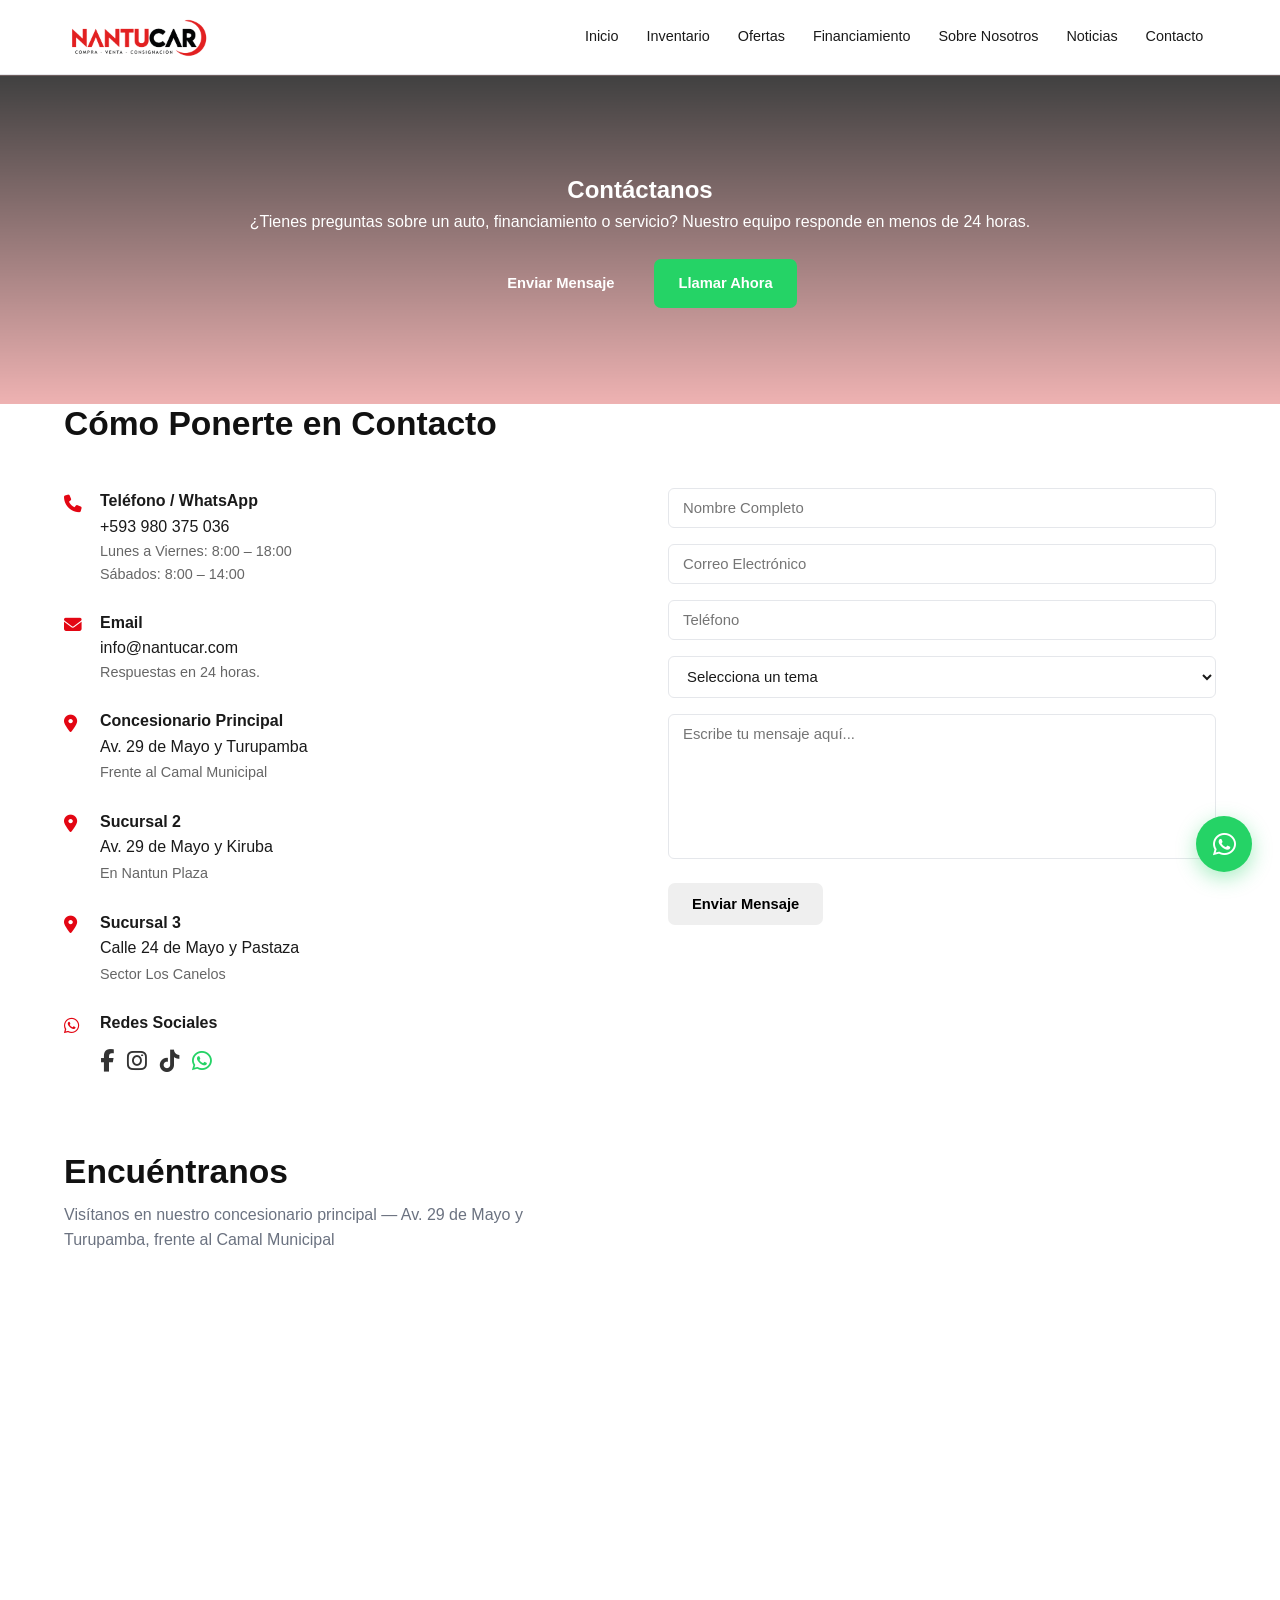
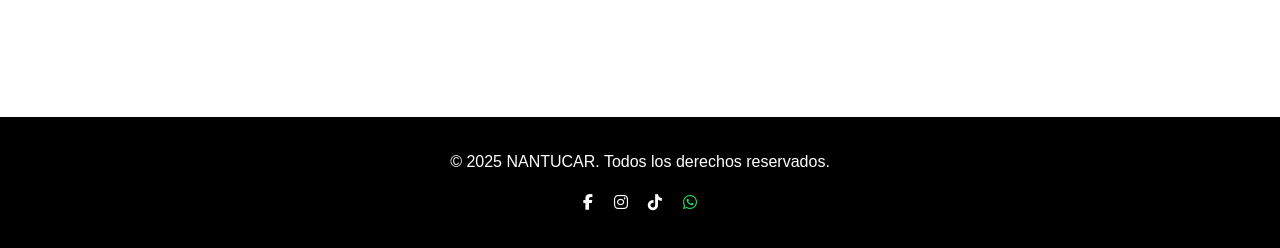
<file: contacto.html>
﻿<!DOCTYPE html>
<html lang="es">
<head>
    <meta charset="UTF-8">
    <meta name="viewport" content="width=device-width, initial-scale=1.0">
    <title>Contacto - NANTUCAR Autos Nuevos y Seminuevos</title>
    <meta name="description" content="Contáctanos para consultas sobre autos nuevos, seminuevos, financiamiento u ofertas. Teléfono, email, formulario y ubicación.">
    <link rel="stylesheet" href="estilos/style.css">
    <link rel="stylesheet" href="https://cdnjs.cloudflare.com/ajax/libs/font-awesome/6.4.0/css/all.min.css">
</head>
<body>
    <header>
        <div class="container header-container">
            <div class="logo">
                <a href="index.html"><img src="img/logo-nantucar.png" alt="NANTUCAR" class="logo-img"></a>
            </div>
            <nav>
                <ul class="nav-menu">
                    <li><a href="index.html">Inicio</a></li>
                    <li><a href="inventario.html">Inventario</a></li>
                    <li><a href="ofertas.html">Ofertas</a></li>
                    <li><a href="financiamiento.html">Financiamiento</a></li>
                    <li><a href="nosotros.html">Sobre Nosotros</a></li>
                    <li><a href="noticias.html">Noticias</a></li>
                    <li><a href="contacto.html">Contacto</a></li>
                </ul>
                <button class="menu-toggle">&#9776;</button>
            </nav>
        </div>
    </header>

    <main class="contacto-page">
        <section class="hero-contacto" style="background:linear-gradient(rgba(0,0,0,0.75),rgba(200,0,0,0.3)),url('https://images.unsplash.com/photo-1486496572940-2bb2341fdbdf?auto=format&fit=crop&w=2070&q=80');background-size:cover;background-position:center;color:#fff;text-align:center;padding:6rem 0;">
            <div class="container">
                <h1>Contáctanos</h1>
                <p>¿Tienes preguntas sobre un auto, financiamiento o servicio? Nuestro equipo responde en menos de 24 horas.</p>
                <div style="margin-top:1.5rem;display:flex;gap:1rem;justify-content:center;flex-wrap:wrap;">
                    <a href="#formulario" class="btn">Enviar Mensaje</a>
                    <a href="tel:+593980375036" class="btn btn-whatsapp">Llamar Ahora</a>
                </div>
            </div>
        </section>

        <section class="info-section">
            <div class="container">
                <div class="section-title">
                    <h2>Cómo Ponerte en Contacto</h2>
                </div>
                <div class="contact-container">
                    <div class="contact-info">
                        <div class="contact-item">
                            <div class="contact-icon"><i class="fas fa-phone"></i></div>
                            <div>
                                <h4>Teléfono / WhatsApp</h4>
                                <p><a href="tel:+593980375036" style="color:inherit;">+593 980 375 036</a></p>
                                <p style="color:#666;font-size:.9rem;">Lunes a Viernes: 8:00 – 18:00<br>Sábados: 8:00 – 14:00</p>
                            </div>
                        </div>
                        <div class="contact-item">
                            <div class="contact-icon"><i class="fas fa-envelope"></i></div>
                            <div>
                                <h4>Email</h4>
                                <p><a href="mailto:info@nantucar.com" style="color:inherit;">info@nantucar.com</a></p>
                                <p style="color:#666;font-size:.9rem;">Respuestas en 24 horas.</p>
                            </div>
                        </div>
                        <div class="contact-item">
                            <div class="contact-icon"><i class="fas fa-map-marker-alt"></i></div>
                            <div>
                                <h4>Concesionario Principal</h4>
                                <p>Av. 29 de Mayo y Turupamba<br><span style="color:#666;font-size:.9rem;">Frente al Camal Municipal</span></p>
                            </div>
                        </div>
                        <div class="contact-item">
                            <div class="contact-icon"><i class="fas fa-map-marker-alt"></i></div>
                            <div>
                                <h4>Sucursal 2</h4>
                                <p>Av. 29 de Mayo y Kiruba<br><span style="color:#666;font-size:.9rem;">En Nantun Plaza</span></p>
                            </div>
                        </div>
                        <div class="contact-item">
                            <div class="contact-icon"><i class="fas fa-map-marker-alt"></i></div>
                            <div>
                                <h4>Sucursal 3</h4>
                                <p>Calle 24 de Mayo y Pastaza<br><span style="color:#666;font-size:.9rem;">Sector Los Canelos</span></p>
                            </div>
                        </div>
                        <div class="contact-item">
                            <div class="contact-icon"><i class="fab fa-whatsapp"></i></div>
                            <div>
                                <h4>Redes Sociales</h4>
                                <div style="display:flex;gap:.8rem;margin-top:.5rem;">
                                    <a href="https://www.facebook.com/p/NantuCar-100086182512539/?locale=es_LA" target="_blank" style="color:#333;font-size:1.4rem;"><i class="fab fa-facebook-f"></i></a>
                                    <a href="https://www.instagram.com/nantucar" target="_blank" style="color:#333;font-size:1.4rem;"><i class="fab fa-instagram"></i></a>
                                    <a href="#" style="color:#333;font-size:1.4rem;"><i class="fab fa-tiktok"></i></a>
                                    <a href="https://wa.me/593980375036" style="color:#25D366;font-size:1.4rem;"><i class="fab fa-whatsapp"></i></a>
                                </div>
                            </div>
                        </div>
                    </div>

                    <div class="contact-form" id="formulario">
                        <form class="contacto-form" id="contact-form">
                            <input type="text" name="nombre" placeholder="Nombre Completo" required>
                            <input type="email" name="email" placeholder="Correo Electrónico" required>
                            <input type="tel" name="telefono" placeholder="Teléfono" required>
                            <select name="tema" required>
                                <option value="">Selecciona un tema</option>
                                <option value="compra">Consulta de compra</option>
                                <option value="financiamiento">Financiamiento</option>
                                <option value="servicio">Servicio técnico</option>
                                <option value="otro">Otro</option>
                            </select>
                            <textarea name="mensaje" placeholder="Escribe tu mensaje aquí..." rows="5" required></textarea>
                            <button type="submit" class="btn">Enviar Mensaje</button>
                            <p id="mensaje-enviado" style="display:none;color:green;margin-top:1rem;font-weight:600;">¡Mensaje enviado con éxito! Te contactaremos pronto.</p>
                        </form>
                    </div>
                </div>
            </div>
        </section>

        <section style="padding:3rem 0 0;">
            <div class="container">
                <div class="section-title">
                    <h2>Encuéntranos</h2>
                    <p>Visítanos en nuestro concesionario principal — Av. 29 de Mayo y Turupamba, frente al Camal Municipal</p>
                </div>
            </div>
            <div style="width:100%;height:420px;margin-top:1.5rem;">
                <iframe
                    src="https://www.google.com/maps/embed?pb=!1m18!1m12!1m3!1d3301.346979824828!2d-78.1375886!3d-2.3255864!2m3!1f0!2f0!3f0!3m2!1i1024!2i768!4f13.1!3m3!1m2!1s0x91d20f07ba77d01b%3A0xda34d8f6f38eae63!2sNantuCar!5e1!3m2!1ses!2sec!4v1784234116852!5m2!1ses!2sec"
                    width="100%" height="420" style="border:0;display:block;"
                    allowfullscreen="" loading="lazy"
                    referrerpolicy="strict-origin-when-cross-origin">
                </iframe>
            </div>
        </section>
    </main>

    <footer style="background:#000;color:#fff;padding:2rem 0;text-align:center;">
        <div class="container">
            <p>&copy; 2025 NANTUCAR. Todos los derechos reservados.</p>
            <div style="margin-top:1rem;">
                <a href="https://www.facebook.com/p/NantuCar-100086182512539/?locale=es_LA" target="_blank" style="color:#fff;margin:0 0.5rem;"><i class="fab fa-facebook-f"></i></a>
                <a href="https://www.instagram.com/nantucar" target="_blank" style="color:#fff;margin:0 0.5rem;"><i class="fab fa-instagram"></i></a>
                <a href="#" style="color:#fff;margin:0 0.5rem;"><i class="fab fa-tiktok"></i></a>
                <a href="https://wa.me/593980375036" style="color:#25D366;margin:0 0.5rem;"><i class="fab fa-whatsapp"></i></a>
            </div>
        </div>
    </footer>

    <a href="https://wa.me/593980375036?text=Hola%20Nantucar" class="whatsapp-float" target="_blank">
        <i class="fab fa-whatsapp"></i>
    </a>

    <script src="js/main.js"></script>
</body>
</html>
</file>
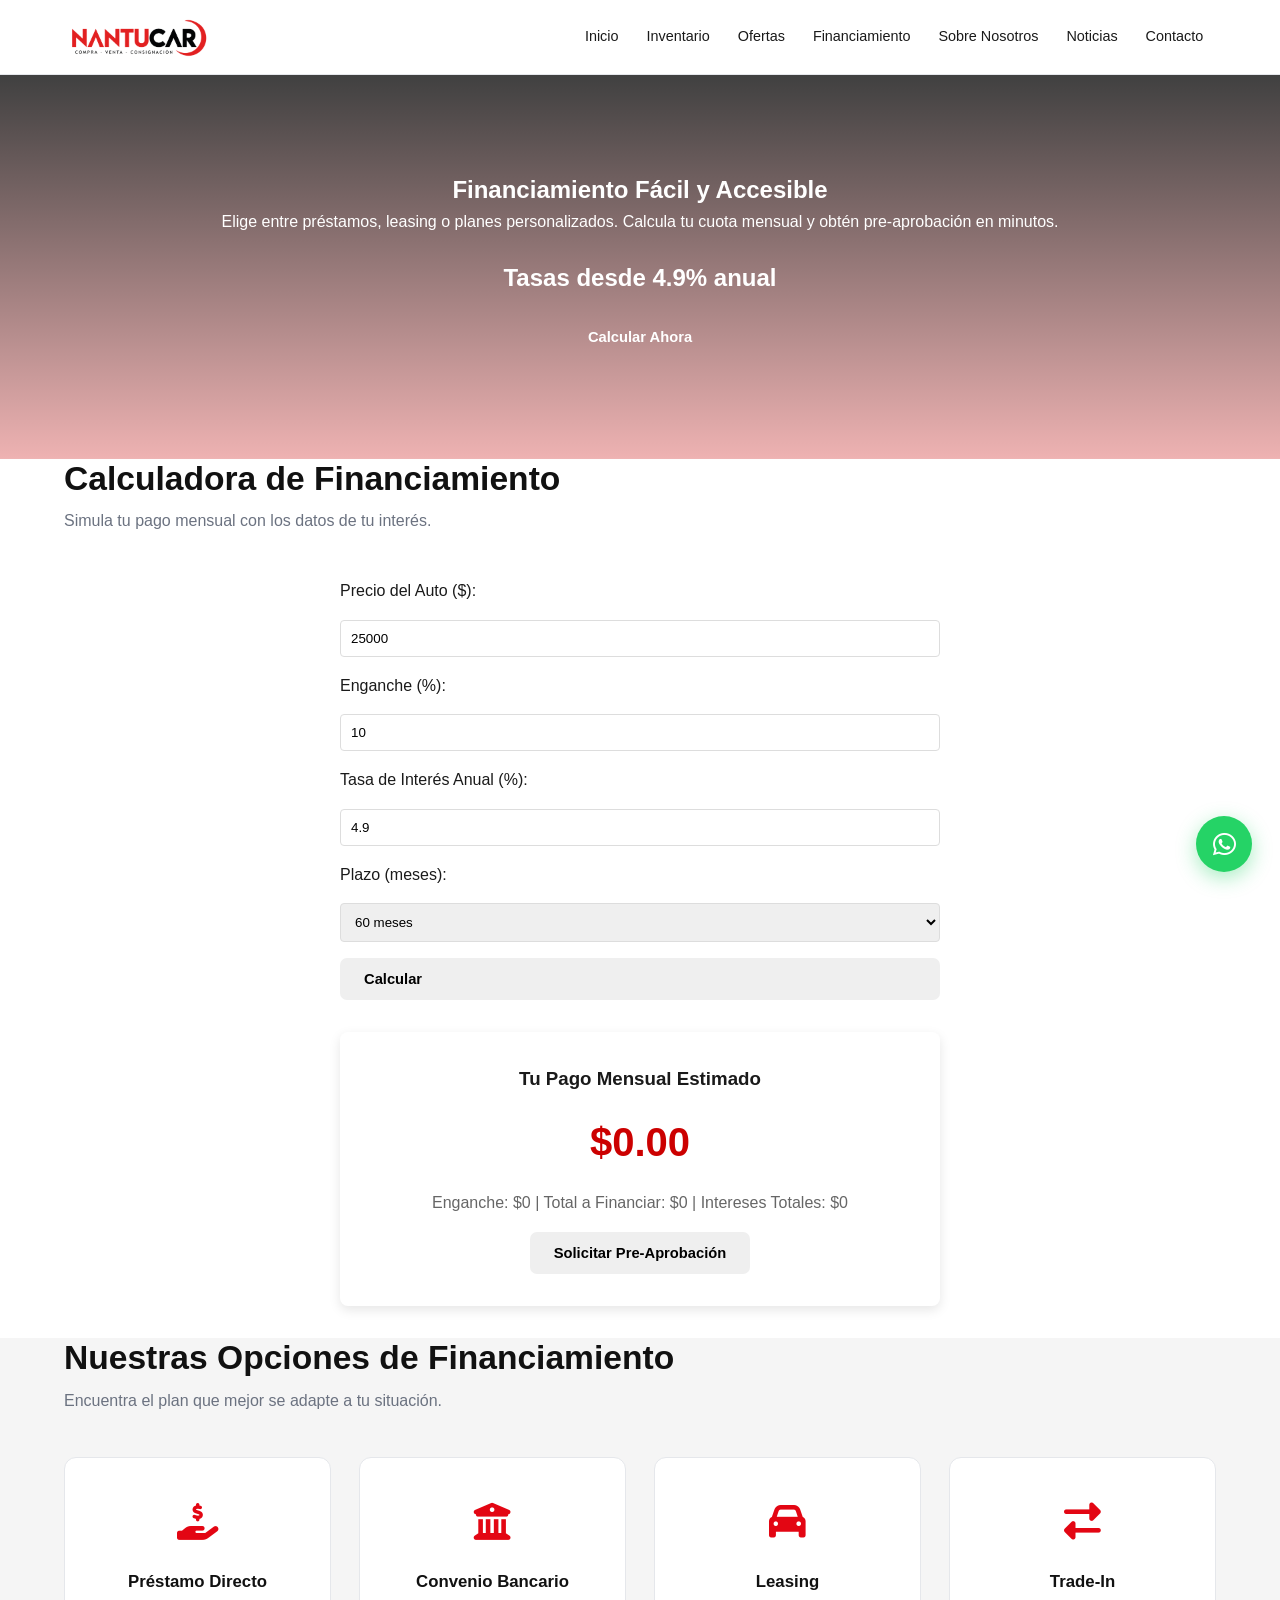
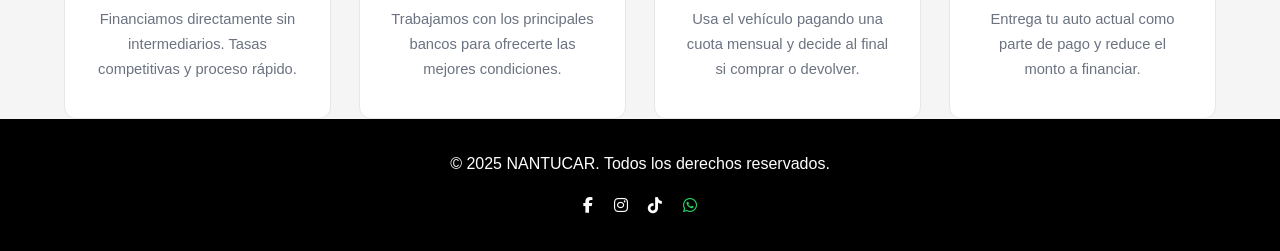
<file: financiamiento.html>
﻿<!DOCTYPE html>
<html lang="es">
<head>
    <meta charset="UTF-8">
    <meta name="viewport" content="width=device-width, initial-scale=1.0">
    <title>Financiamiento - NANTUCAR Autos Nuevos en Ecuador</title>
    <meta name="description" content="Opciones de financiamiento flexibles para autos nuevos JAC, KARRY, SANY, JETOUR y RELLY. Calcula tu pago mensual y obtén pre-aprobación.">
    <link rel="stylesheet" href="estilos/style.css">
    <link rel="stylesheet" href="https://cdnjs.cloudflare.com/ajax/libs/font-awesome/6.4.0/css/all.min.css">
</head>
<body>
    <header>
        <div class="container header-container">
            <div class="logo">
                <a href="index.html"><img src="img/logo-nantucar.png" alt="NANTUCAR" class="logo-img"></a>
            </div>
            <nav>
                <ul class="nav-menu">
                    <li><a href="index.html">Inicio</a></li>
                    <li><a href="inventario.html">Inventario</a></li>
                    <li><a href="ofertas.html">Ofertas</a></li>
                    <li><a href="financiamiento.html">Financiamiento</a></li>
                    <li><a href="nosotros.html">Sobre Nosotros</a></li>
                    <li><a href="noticias.html">Noticias</a></li>
                    <li><a href="contacto.html">Contacto</a></li>
                </ul>
                <button class="menu-toggle">&#9776;</button>
            </nav>
        </div>
    </header>

    <main class="financiamiento-page">
        <section class="hero-financiamiento" style="background:linear-gradient(rgba(0,0,0,0.75),rgba(200,0,0,0.3)),url('https://images.unsplash.com/photo-1554224155-6726b3ff858f?auto=format&fit=crop&w=2070&q=80');background-size:cover;background-position:center;color:#fff;text-align:center;padding:6rem 0;">
            <div class="container">
                <h1>Financiamiento Fácil y Accesible</h1>
                <p>Elige entre préstamos, leasing o planes personalizados. Calcula tu cuota mensual y obtén pre-aprobación en minutos.</p>
                <div style="margin-top:1.5rem;">
                    <h2 style="font-size:1.5rem;margin-bottom:1rem;">Tasas desde 4.9% anual</h2>
                    <a href="#calculadora" class="btn">Calcular Ahora</a>
                </div>
            </div>
        </section>

        <section class="calculadora-section" id="calculadora">
            <div class="container">
                <div class="section-title">
                    <h2>Calculadora de Financiamiento</h2>
                    <p>Simula tu pago mensual con los datos de tu interés.</p>
                </div>

                <form class="calculadora" id="loan-calculator" style="max-width:600px;margin:0 auto;display:grid;gap:1rem;">
                    <label for="precio-auto">Precio del Auto ($):</label>
                    <input type="number" id="precio-auto" min="0" value="25000" required style="padding:10px;border:1px solid #ddd;border-radius:4px;">

                    <label for="enganche">Enganche (%):</label>
                    <input type="number" id="enganche" min="0" max="50" value="10" required style="padding:10px;border:1px solid #ddd;border-radius:4px;">

                    <label for="tasa-interes">Tasa de Interés Anual (%):</label>
                    <input type="number" id="tasa-interes" step="0.1" min="0" value="4.9" required style="padding:10px;border:1px solid #ddd;border-radius:4px;">

                    <label for="plazo-meses">Plazo (meses):</label>
                    <select id="plazo-meses" required style="padding:10px;border:1px solid #ddd;border-radius:4px;">
                        <option value="12">12 meses</option>
                        <option value="24">24 meses</option>
                        <option value="36">36 meses</option>
                        <option value="48">48 meses</option>
                        <option value="60" selected>60 meses</option>
                        <option value="72">72 meses</option>
                    </select>

                    <button type="submit" class="btn">Calcular</button>
                </form>

                <div id="resultado" class="resultado" style="max-width:600px;margin:2rem auto;padding:2rem;background:#fff;border-radius:8px;box-shadow:0 4px 12px rgba(0,0,0,.1);text-align:center;">
                    <h3>Tu Pago Mensual Estimado</h3>
                    <p class="pago-mensual" style="font-size:2.5rem;font-weight:700;color:#CC0000;margin:1rem 0;">$0.00</p>
                    <p class="detalles" style="color:#666;">Enganche: $0 | Total a Financiar: $0 | Intereses Totales: $0</p>
                    <button class="btn" style="margin-top:1rem;" onclick="preAprobar()">Solicitar Pre-Aprobación</button>
                </div>
            </div>
        </section>

        <section class="opciones-section" style="background:#f5f5f5;">
            <div class="container">
                <div class="section-title">
                    <h2>Nuestras Opciones de Financiamiento</h2>
                    <p>Encuentra el plan que mejor se adapte a tu situación.</p>
                </div>
                <div class="services-grid">
                    <div class="service-card">
                        <div class="service-icon"><i class="fas fa-hand-holding-usd"></i></div>
                        <h3>Préstamo Directo</h3>
                        <p>Financiamos directamente sin intermediarios. Tasas competitivas y proceso rápido.</p>
                    </div>
                    <div class="service-card">
                        <div class="service-icon"><i class="fas fa-university"></i></div>
                        <h3>Convenio Bancario</h3>
                        <p>Trabajamos con los principales bancos para ofrecerte las mejores condiciones.</p>
                    </div>
                    <div class="service-card">
                        <div class="service-icon"><i class="fas fa-car"></i></div>
                        <h3>Leasing</h3>
                        <p>Usa el vehículo pagando una cuota mensual y decide al final si comprar o devolver.</p>
                    </div>
                    <div class="service-card">
                        <div class="service-icon"><i class="fas fa-exchange-alt"></i></div>
                        <h3>Trade-In</h3>
                        <p>Entrega tu auto actual como parte de pago y reduce el monto a financiar.</p>
                    </div>
                </div>
            </div>
        </section>
    </main>

    <footer style="background:#000;color:#fff;padding:2rem 0;text-align:center;">
        <div class="container">
            <p>&copy; 2025 NANTUCAR. Todos los derechos reservados.</p>
            <div style="margin-top:1rem;">
                <a href="https://www.facebook.com/p/NantuCar-100086182512539/?locale=es_LA" target="_blank" style="color:#fff;margin:0 0.5rem;"><i class="fab fa-facebook-f"></i></a>
                <a href="https://www.instagram.com/nantucar" target="_blank" style="color:#fff;margin:0 0.5rem;"><i class="fab fa-instagram"></i></a>
                <a href="#" style="color:#fff;margin:0 0.5rem;"><i class="fab fa-tiktok"></i></a>
                <a href="https://wa.me/593980375036" style="color:#25D366;margin:0 0.5rem;"><i class="fab fa-whatsapp"></i></a>
            </div>
        </div>
    </footer>

    <a href="https://wa.me/593980375036?text=Hola%20Nantucar" class="whatsapp-float" target="_blank">
        <i class="fab fa-whatsapp"></i>
    </a>

    <script src="js/main.js"></script>
</body>
</html>
</file>
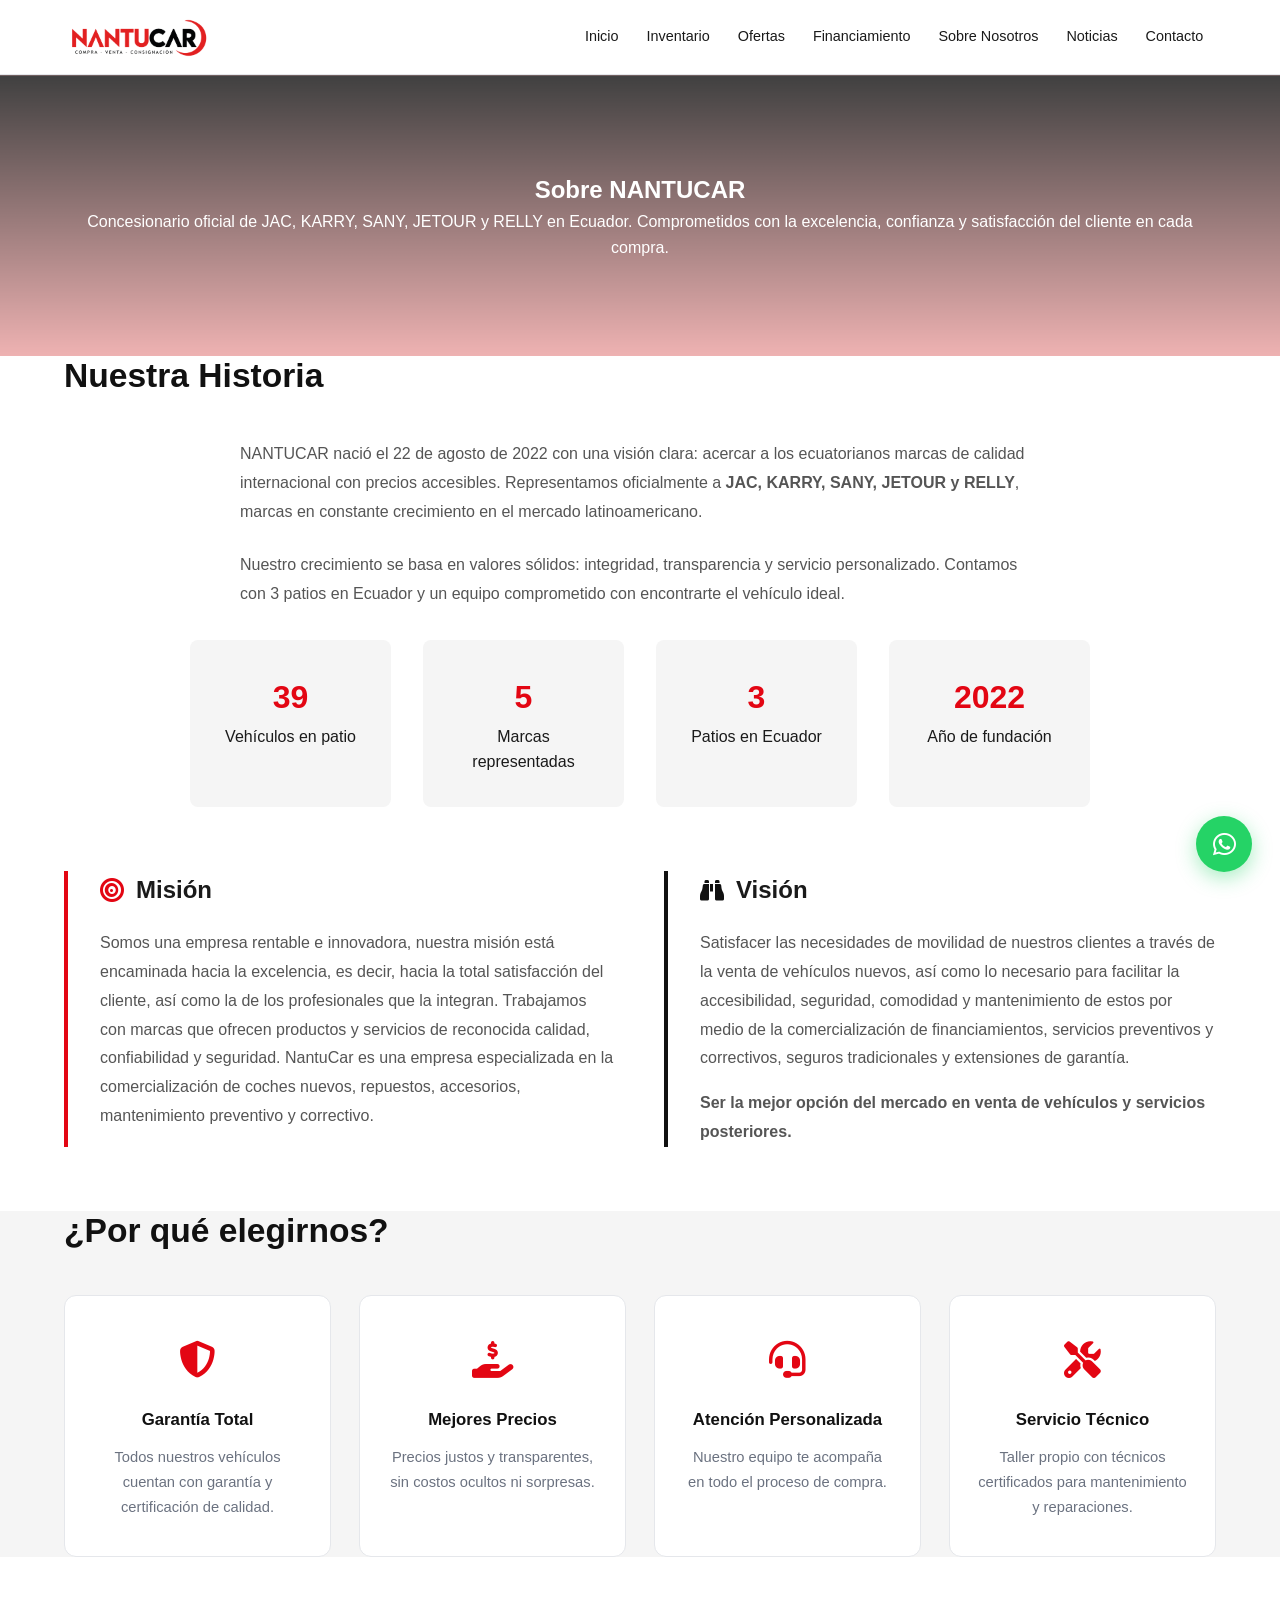
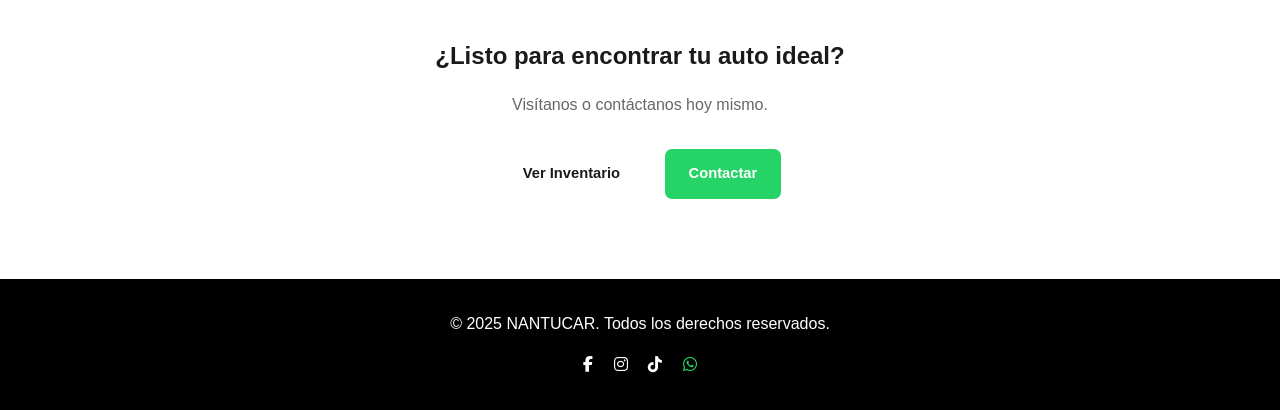
<file: nosotros.html>
﻿<!DOCTYPE html>
<html lang="es">
<head>
    <meta charset="UTF-8">
    <meta name="viewport" content="width=device-width, initial-scale=1.0">
    <title>Sobre Nosotros - NANTUCAR Concesionario Oficial en Ecuador</title>
    <meta name="description" content="Conoce más sobre NANTUCAR: nuestra historia, equipo experto y compromiso con la calidad. Concesionario oficial de JAC, KARRY, SANY, JETOUR y RELLY.">
    <link rel="stylesheet" href="estilos/style.css">
    <link rel="stylesheet" href="https://cdnjs.cloudflare.com/ajax/libs/font-awesome/6.4.0/css/all.min.css">
</head>
<body>
    <header>
        <div class="container header-container">
            <div class="logo">
                <a href="index.html"><img src="img/logo-nantucar.png" alt="NANTUCAR" class="logo-img"></a>
            </div>
            <nav>
                <ul class="nav-menu">
                    <li><a href="index.html">Inicio</a></li>
                    <li><a href="inventario.html">Inventario</a></li>
                    <li><a href="ofertas.html">Ofertas</a></li>
                    <li><a href="financiamiento.html">Financiamiento</a></li>
                    <li><a href="nosotros.html">Sobre Nosotros</a></li>
                    <li><a href="noticias.html">Noticias</a></li>
                    <li><a href="contacto.html">Contacto</a></li>
                </ul>
                <button class="menu-toggle">&#9776;</button>
            </nav>
        </div>
    </header>

    <main class="sobre-page">
        <section class="hero-sobre" style="background:linear-gradient(rgba(0,0,0,0.75),rgba(200,0,0,0.3)),url('https://images.unsplash.com/photo-1560179707-f14e90ef3623?auto=format&fit=crop&w=2070&q=80');background-size:cover;background-position:center;color:#fff;text-align:center;padding:6rem 0;">
            <div class="container">
                <h1>Sobre NANTUCAR</h1>
                <p>Concesionario oficial de JAC, KARRY, SANY, JETOUR y RELLY en Ecuador. Comprometidos con la excelencia, confianza y satisfacción del cliente en cada compra.</p>
            </div>
        </section>

        <section class="historia-section">
            <div class="container">
                <div class="section-title">
                    <h2>Nuestra Historia</h2>
                </div>
                <p style="max-width:800px;margin:0 auto 1.5rem;color:#555;line-height:1.8;">NANTUCAR nació el 22 de agosto de 2022 con una visión clara: acercar a los ecuatorianos marcas de calidad internacional con precios accesibles. Representamos oficialmente a <strong>JAC, KARRY, SANY, JETOUR y RELLY</strong>, marcas en constante crecimiento en el mercado latinoamericano.</p>
                <p style="max-width:800px;margin:0 auto 2rem;color:#555;line-height:1.8;">Nuestro crecimiento se basa en valores sólidos: integridad, transparencia y servicio personalizado. Contamos con 3 patios en Ecuador y un equipo comprometido con encontrarte el vehículo ideal.</p>

                <div style="display:grid;grid-template-columns:repeat(auto-fit,minmax(200px,1fr));gap:2rem;max-width:900px;margin:0 auto;">
                    <div style="text-align:center;padding:2rem;background:#f5f5f5;border-radius:8px;">
                        <h3 style="font-size:2rem;color:#E30613;">39</h3>
                        <p>Vehículos en patio</p>
                    </div>
                    <div style="text-align:center;padding:2rem;background:#f5f5f5;border-radius:8px;">
                        <h3 style="font-size:2rem;color:#E30613;">5</h3>
                        <p>Marcas representadas</p>
                    </div>
                    <div style="text-align:center;padding:2rem;background:#f5f5f5;border-radius:8px;">
                        <h3 style="font-size:2rem;color:#E30613;">3</h3>
                        <p>Patios en Ecuador</p>
                    </div>
                    <div style="text-align:center;padding:2rem;background:#f5f5f5;border-radius:8px;">
                        <h3 style="font-size:2rem;color:#E30613;">2022</h3>
                        <p>Año de fundación</p>
                    </div>
                </div>
            </div>
        </section>

        <section class="mision-vision-section">
            <div class="container">
                <div style="display:grid;grid-template-columns:repeat(auto-fit,minmax(300px,1fr));gap:3rem;padding:4rem 0;">
                    <div style="border-left:4px solid #E30613;padding-left:2rem;">
                        <div style="display:flex;align-items:center;gap:0.75rem;margin-bottom:1.25rem;">
                            <i class="fas fa-bullseye" style="color:#E30613;font-size:1.5rem;"></i>
                            <h2 style="font-size:1.5rem;font-weight:700;margin:0;">Misión</h2>
                        </div>
                        <p style="color:#555;line-height:1.8;">Somos una empresa rentable e innovadora, nuestra misión está encaminada hacia la excelencia, es decir, hacia la total satisfacción del cliente, así como la de los profesionales que la integran. Trabajamos con marcas que ofrecen productos y servicios de reconocida calidad, confiabilidad y seguridad. NantuCar es una empresa especializada en la comercialización de coches nuevos, repuestos, accesorios, mantenimiento preventivo y correctivo.</p>
                    </div>
                    <div style="border-left:4px solid #111;padding-left:2rem;">
                        <div style="display:flex;align-items:center;gap:0.75rem;margin-bottom:1.25rem;">
                            <i class="fas fa-binoculars" style="color:#111;font-size:1.5rem;"></i>
                            <h2 style="font-size:1.5rem;font-weight:700;margin:0;">Visión</h2>
                        </div>
                        <p style="color:#555;line-height:1.8;">Satisfacer las necesidades de movilidad de nuestros clientes a través de la venta de vehículos nuevos, así como lo necesario para facilitar la accesibilidad, seguridad, comodidad y mantenimiento de estos por medio de la comercialización de financiamientos, servicios preventivos y correctivos, seguros tradicionales y extensiones de garantía.</p>
                        <p style="color:#555;line-height:1.8;margin-top:1rem;font-weight:600;">Ser la mejor opción del mercado en venta de vehículos y servicios posteriores.</p>
                    </div>
                </div>
            </div>
        </section>

        <section class="servicios-section" style="background:#f5f5f5;">
            <div class="container">
                <div class="section-title">
                    <h2>¿Por qué elegirnos?</h2>
                </div>
                <div class="services-grid">
                    <div class="service-card">
                        <div class="service-icon"><i class="fas fa-shield-alt"></i></div>
                        <h3>Garantía Total</h3>
                        <p>Todos nuestros vehículos cuentan con garantía y certificación de calidad.</p>
                    </div>
                    <div class="service-card">
                        <div class="service-icon"><i class="fas fa-hand-holding-usd"></i></div>
                        <h3>Mejores Precios</h3>
                        <p>Precios justos y transparentes, sin costos ocultos ni sorpresas.</p>
                    </div>
                    <div class="service-card">
                        <div class="service-icon"><i class="fas fa-headset"></i></div>
                        <h3>Atención Personalizada</h3>
                        <p>Nuestro equipo te acompaña en todo el proceso de compra.</p>
                    </div>
                    <div class="service-card">
                        <div class="service-icon"><i class="fas fa-tools"></i></div>
                        <h3>Servicio Técnico</h3>
                        <p>Taller propio con técnicos certificados para mantenimiento y reparaciones.</p>
                    </div>
                </div>
            </div>
        </section>

        <section style="text-align:center;padding:5rem 0;">
            <div class="container">
                <h2 style="margin-bottom:1rem;">¿Listo para encontrar tu auto ideal?</h2>
                <p style="color:#666;margin-bottom:2rem;">Visítanos o contáctanos hoy mismo.</p>
                <a href="inventario.html" class="btn" style="margin-right:1rem;">Ver Inventario</a>
                <a href="contacto.html" class="btn btn-whatsapp">Contactar</a>
            </div>
        </section>
    </main>

    <footer style="background:#000;color:#fff;padding:2rem 0;text-align:center;">
        <div class="container">
            <p>&copy; 2025 NANTUCAR. Todos los derechos reservados.</p>
            <div style="margin-top:1rem;">
                <a href="https://www.facebook.com/p/NantuCar-100086182512539/?locale=es_LA" target="_blank" style="color:#fff;margin:0 0.5rem;"><i class="fab fa-facebook-f"></i></a>
                <a href="https://www.instagram.com/nantucar" target="_blank" style="color:#fff;margin:0 0.5rem;"><i class="fab fa-instagram"></i></a>
                <a href="#" style="color:#fff;margin:0 0.5rem;"><i class="fab fa-tiktok"></i></a>
                <a href="https://wa.me/593980375036" style="color:#25D366;margin:0 0.5rem;"><i class="fab fa-whatsapp"></i></a>
            </div>
        </div>
    </footer>

    <a href="https://wa.me/593980375036?text=Hola%20Nantucar" class="whatsapp-float" target="_blank">
        <i class="fab fa-whatsapp"></i>
    </a>

    <script src="js/main.js"></script>
</body>
</html>
</file>
<file: estilos/style.css>
/* ==========================================
   NANTUCAR — Estilos principales
   ========================================== */

:root {
    --primary:    #111111;
    --red:        #E30613;
    --red-dark:   #C0000A;
    --light:      #F7F7F7;
    --dark:       #1A1A1A;
    --gray:       #6B7280;
    --gray-light: #E5E7EB;
    --white:      #FFFFFF;
}

/* ---- Reset y base ---- */
*, *::before, *::after {
    margin: 0;
    padding: 0;
    box-sizing: border-box;
}

html { scroll-behavior: smooth; }

body {
    font-family: 'Inter', 'Segoe UI', Tahoma, sans-serif;
    background: var(--white);
    color: var(--dark);
    line-height: 1.6;
    font-size: 1rem;
    -webkit-font-smoothing: antialiased;
}

a { text-decoration: none; color: inherit; }
img { max-width: 100%; display: block; }
ul { list-style: none; }

.container {
    width: 90%;
    max-width: 1200px;
    margin: 0 auto;
}

/* ==========================================
   BOTONES
   ========================================== */
.btn {
    display: inline-flex;
    align-items: center;
    gap: .5rem;
    padding: 11px 22px;
    font-family: inherit;
    font-size: .92rem;
    font-weight: 600;
    border: 2px solid transparent;
    border-radius: 7px;
    cursor: pointer;
    transition: all .22s ease;
    white-space: nowrap;
}

/* Rojo sólido */
.btn-primary {
    background: var(--red);
    color: var(--white);
    border-color: var(--red);
}
.btn-primary:hover {
    background: var(--red-dark);
    border-color: var(--red-dark);
    transform: translateY(-2px);
    box-shadow: 0 6px 20px rgba(227,6,19,.28);
}

/* Hero: rojo */
.btn-hero-primary {
    background: var(--red);
    color: var(--white);
    border-color: var(--red);
    padding: 14px 32px;
    font-size: 1rem;
}
.btn-hero-primary:hover {
    background: var(--red-dark);
    border-color: var(--red-dark);
    transform: translateY(-2px);
}

/* Hero: contorno blanco */
.btn-hero-outline {
    background: transparent;
    color: var(--white);
    border-color: rgba(255,255,255,.65);
    padding: 14px 32px;
    font-size: 1rem;
}
.btn-hero-outline:hover {
    background: var(--white);
    color: var(--dark);
    border-color: var(--white);
}

/* WhatsApp */
.btn-whatsapp {
    background: #25D366;
    color: var(--white);
    border-color: #25D366;
    justify-content: center;
}
.btn-whatsapp:hover {
    background: #1DAE52;
    border-color: #1DAE52;
    transform: translateY(-2px);
}

/* PDF */
.btn-pdf {
    background: #c0392b;
    color: var(--white);
    border-color: #c0392b;
    display: inline-flex;
    align-items: center;
    gap: .45rem;
    justify-content: center;
}
.btn-pdf:hover {
    background: #a93226;
    border-color: #a93226;
    transform: translateY(-2px);
}

/* Card: oscuro */
.btn-details {
    background: var(--dark);
    color: var(--white);
    border-color: var(--dark);
    flex: 1;
    justify-content: center;
}
.btn-details:hover {
    background: #333;
    transform: translateY(-2px);
}

/* CTA banner: WhatsApp grande */
.btn-cta-whatsapp {
    background: #25D366;
    color: var(--white);
    border-color: #25D366;
    padding: 15px 34px;
    font-size: 1rem;
}
.btn-cta-whatsapp:hover {
    background: #1DAE52;
    transform: translateY(-2px);
    box-shadow: 0 8px 24px rgba(37,211,102,.3);
}

/* CTA banner: contorno */
.btn-cta-outline {
    background: transparent;
    color: var(--white);
    border-color: rgba(255,255,255,.45);
    padding: 15px 34px;
    font-size: 1rem;
}
.btn-cta-outline:hover {
    background: var(--white);
    color: var(--dark);
    border-color: var(--white);
}

/* Link con flecha */
.btn-link {
    display: inline-flex;
    align-items: center;
    gap: .4rem;
    color: var(--red);
    font-weight: 600;
    font-size: .93rem;
    transition: gap .2s;
}
.btn-link:hover { gap: .75rem; }

/* ==========================================
   SECTION TITLES
   ========================================== */
.section-title {
    margin-bottom: 2.75rem;
}
.section-title.centered { text-align: center; }

.section-title h2 {
    font-size: 2.1rem;
    font-weight: 800;
    color: var(--primary);
    margin-bottom: .6rem;
    line-height: 1.2;
}
.section-title p {
    color: var(--gray);
    font-size: 1rem;
    max-width: 540px;
}
.section-title.centered p { margin: 0 auto; }

.section-header {
    display: flex;
    align-items: flex-end;
    justify-content: space-between;
    margin-bottom: 2.5rem;
    flex-wrap: wrap;
    gap: 1rem;
}

/* ==========================================
   HEADER
   ========================================== */
header {
    background: var(--white);
    border-bottom: 1px solid var(--gray-light);
    position: sticky;
    top: 0;
    z-index: 1000;
}

.header-container {
    display: flex;
    justify-content: space-between;
    align-items: center;
    padding: .8rem 0;
}

.logo-img {
    height: 48px;
    width: auto;
}

nav { display: flex; align-items: center; }

.nav-menu {
    display: flex;
    align-items: center;
    gap: .15rem;
}

.nav-menu li a {
    display: block;
    padding: .45rem .8rem;
    color: var(--dark);
    font-weight: 500;
    font-size: .9rem;
    border-radius: 6px;
    transition: all .18s;
}
.nav-menu li a:hover {
    color: var(--red);
    background: rgba(227,6,19,.06);
}
.nav-menu li a.active { color: var(--red); font-weight: 600; }

.nav-cta {
    background: var(--red) !important;
    color: var(--white) !important;
    margin-left: .5rem;
}
.nav-cta:hover {
    background: var(--red-dark) !important;
    color: var(--white) !important;
}

.mobile-menu,
.menu-toggle {
    display: none;
    background: none;
    border: none;
    font-size: 1.5rem;
    cursor: pointer;
    color: var(--dark);
    padding: .2rem .5rem;
    border-radius: 5px;
    transition: background .18s;
}
.menu-toggle:hover { background: var(--light); }

/* ==========================================
   HERO
   ========================================== */
.hero {
    background:
        linear-gradient(to right, rgba(0,0,0,.88) 45%, rgba(0,0,0,.35) 100%),
        url('https://images.unsplash.com/photo-1492144534655-ae79c964c9d7?auto=format&fit=crop&w=2070&q=80')
        center / cover no-repeat;
    min-height: 88vh;
    display: flex;
    align-items: center;
}

.hero-content { width: 100%; padding: 5rem 0; }

.hero-badge {
    display: inline-block;
    background: rgba(227,6,19,.15);
    color: #FF8080;
    border: 1px solid rgba(227,6,19,.3);
    padding: .32rem .9rem;
    border-radius: 100px;
    font-size: .8rem;
    font-weight: 600;
    letter-spacing: .07em;
    text-transform: uppercase;
    margin-bottom: 1.4rem;
}

.hero h1 {
    font-size: 3.8rem;
    font-weight: 900;
    color: var(--white);
    line-height: 1.1;
    margin-bottom: 1.2rem;
    max-width: 580px;
}

.hero p {
    font-size: 1.1rem;
    color: rgba(255,255,255,.75);
    max-width: 500px;
    margin-bottom: 2.5rem;
    line-height: 1.75;
}

.hero-actions {
    display: flex;
    gap: 1rem;
    flex-wrap: wrap;
}

/* ==========================================
   TRUST STRIP
   ========================================== */
.trust-strip {
    background: var(--primary);
    padding: 2.75rem 0;
}

.trust-grid {
    display: flex;
    align-items: center;
    justify-content: space-around;
    flex-wrap: wrap;
    gap: 2rem;
}

.trust-item {
    display: flex;
    flex-direction: column;
    align-items: center;
    text-align: center;
}

.trust-number {
    font-size: 2.6rem;
    font-weight: 900;
    color: var(--white);
    line-height: 1;
}
.trust-plus {
    font-size: 1.7rem;
    color: var(--red);
}
.trust-label {
    font-size: .8rem;
    color: rgba(255,255,255,.5);
    margin-top: .4rem;
    font-weight: 600;
    text-transform: uppercase;
    letter-spacing: .07em;
}
.trust-divider {
    width: 1px;
    height: 48px;
    background: rgba(255,255,255,.1);
}

/* ==========================================
   VEHÍCULOS DESTACADOS
   ========================================== */
.featured-section {
    padding: 6rem 0;
    background: var(--white);
}

.car-grid {
    display: grid;
    grid-template-columns: repeat(auto-fill, minmax(300px, 1fr));
    gap: 1.75rem;
}

.car-card {
    background: var(--white);
    border-radius: 12px;
    overflow: hidden;
    border: 1px solid var(--gray-light);
    transition: transform .28s ease, box-shadow .28s ease, border-color .28s;
    position: relative;
}
.car-card:hover {
    transform: translateY(-6px);
    box-shadow: 0 20px 40px rgba(0,0,0,.1);
    border-color: transparent;
}

.car-badge {
    position: absolute;
    top: .9rem;
    left: .9rem;
    z-index: 2;
    padding: .28rem .75rem;
    border-radius: 100px;
    font-size: .75rem;
    font-weight: 700;
    text-transform: uppercase;
    letter-spacing: .06em;
}
.car-badge.new { background: var(--red); color: var(--white); }
.car-badge.used { background: var(--dark); color: var(--white); }

.car-image {
    height: 210px;
    overflow: hidden;
}
.car-image img {
    width: 100%;
    height: 100%;
    object-fit: cover;
    transition: transform .5s;
}
.car-card:hover .car-image img { transform: scale(1.06); }

.car-info { padding: 1.4rem; }

.car-meta {
    display: flex;
    justify-content: space-between;
    align-items: center;
    margin-bottom: .3rem;
}
.car-brand-tag {
    font-size: .78rem;
    font-weight: 700;
    text-transform: uppercase;
    letter-spacing: .08em;
    color: var(--red);
}
.car-year-tag {
    font-size: .82rem;
    color: var(--gray);
    font-weight: 500;
}

.car-info h3 {
    font-size: 1.4rem;
    font-weight: 800;
    color: var(--primary);
    margin-bottom: .45rem;
}

.car-price {
    font-size: 1.55rem;
    font-weight: 800;
    color: var(--red);
    margin-bottom: 1rem;
}

.car-features {
    display: flex;
    flex-wrap: wrap;
    gap: .5rem;
    margin-bottom: 1.2rem;
}
.car-features span {
    display: flex;
    align-items: center;
    gap: .3rem;
    font-size: .8rem;
    color: var(--gray);
    background: var(--light);
    padding: .28rem .65rem;
    border-radius: 100px;
}

.car-actions {
    display: flex;
    gap: .6rem;
}
.car-actions .btn {
    padding: 9px 14px;
    font-size: .86rem;
}

.featured-cta {
    text-align: center;
    margin-top: 3rem;
}

/* ==========================================
   POR QUÉ NANTUCAR
   ========================================== */
.why-section {
    padding: 6rem 0;
    background: var(--light);
}

.why-grid {
    display: grid;
    grid-template-columns: repeat(auto-fit, minmax(260px, 1fr));
    gap: 1.75rem;
}

.why-card {
    background: var(--white);
    padding: 2.5rem 2rem;
    border-radius: 12px;
    text-align: center;
    border: 1px solid var(--gray-light);
    transition: transform .28s, box-shadow .28s;
}
.why-card:hover {
    transform: translateY(-4px);
    box-shadow: 0 12px 30px rgba(0,0,0,.08);
}

.why-icon {
    font-size: 2.4rem;
    color: var(--red);
    margin-bottom: 1.25rem;
}
.why-card h3 {
    font-size: 1.1rem;
    font-weight: 700;
    color: var(--primary);
    margin-bottom: .7rem;
}
.why-card p {
    color: var(--gray);
    font-size: .93rem;
    line-height: 1.75;
}

/* ==========================================
   CTA BANNER
   ========================================== */
.cta-banner {
    background: var(--primary);
    padding: 5rem 0;
}

.cta-content {
    display: flex;
    align-items: center;
    justify-content: space-between;
    gap: 2rem;
    flex-wrap: wrap;
}

.cta-text h2 {
    font-size: 2rem;
    font-weight: 800;
    color: var(--white);
    margin-bottom: .45rem;
}
.cta-text p {
    color: rgba(255,255,255,.55);
    font-size: .97rem;
}

.cta-actions {
    display: flex;
    gap: 1rem;
    flex-wrap: wrap;
    flex-shrink: 0;
}

/* ==========================================
   FOOTER
   ========================================== */
footer {
    background: #0A0A0A;
    color: rgba(255,255,255,.6);
    padding: 4.5rem 0 2rem;
}

.footer-container {
    display: grid;
    grid-template-columns: 2fr 1fr 1fr 1.5fr;
    gap: 3rem;
    padding-bottom: 3rem;
    border-bottom: 1px solid rgba(255,255,255,.07);
}

.footer-logo {
    height: 38px;
    width: auto;
    filter: brightness(0) invert(1);
    opacity: .85;
    margin-bottom: 1.2rem;
}

.footer-brand p {
    font-size: .88rem;
    line-height: 1.75;
    color: rgba(255,255,255,.45);
    margin-bottom: 1.5rem;
}

.social-links {
    display: flex;
    gap: .6rem;
}
.social-links a {
    display: inline-flex;
    align-items: center;
    justify-content: center;
    width: 36px;
    height: 36px;
    background: rgba(255,255,255,.07);
    border-radius: 7px;
    color: rgba(255,255,255,.6);
    font-size: .9rem;
    transition: all .2s;
}
.social-links a:hover {
    background: var(--red);
    color: var(--white);
    transform: translateY(-2px);
}

.footer-col h4 {
    font-size: .78rem;
    font-weight: 700;
    text-transform: uppercase;
    letter-spacing: .1em;
    color: var(--white);
    margin-bottom: 1.4rem;
}

.footer-col ul {
    display: flex;
    flex-direction: column;
    gap: .65rem;
}
.footer-col ul li a {
    font-size: .88rem;
    color: rgba(255,255,255,.45);
    transition: color .18s;
}
.footer-col ul li a:hover { color: var(--white); }

.footer-contact {
    display: flex;
    flex-direction: column;
    gap: .85rem;
}
.footer-contact p {
    font-size: .88rem;
    color: rgba(255,255,255,.45);
    display: flex;
    align-items: flex-start;
    gap: .6rem;
}
.footer-contact p i {
    color: var(--red);
    margin-top: .15rem;
    flex-shrink: 0;
    width: 14px;
}
.footer-contact a {
    color: rgba(255,255,255,.45);
    transition: color .18s;
}
.footer-contact a:hover { color: var(--white); }
.footer-hours-indent { padding-left: 1.4rem; display: block; }

.footer-bottom {
    text-align: center;
    padding-top: 2rem;
    font-size: .82rem;
    color: rgba(255,255,255,.25);
}

/* ==========================================
   WHATSAPP FLOTANTE
   ========================================== */
.whatsapp-float {
    position: fixed;
    bottom: 28px;
    right: 28px;
    width: 56px;
    height: 56px;
    background: #25D366;
    color: var(--white);
    border-radius: 50%;
    display: flex;
    align-items: center;
    justify-content: center;
    font-size: 1.65rem;
    box-shadow: 0 6px 20px rgba(37,211,102,.4);
    z-index: 1000;
    transition: all .28s;
}
.whatsapp-float:hover {
    background: #1DAE52;
    transform: scale(1.1);
    box-shadow: 0 8px 28px rgba(37,211,102,.5);
}

/* ==========================================
   MODAL
   ========================================== */
.modal {
    display: none;
    position: fixed;
    inset: 0;
    background: rgba(0,0,0,.72);
    z-index: 1100;
    overflow-y: auto;
    padding: 2rem 1rem;
}

.modal-content {
    background: var(--white);
    margin: 0 auto;
    width: 100%;
    max-width: 860px;
    border-radius: 14px;
    overflow: hidden;
}

.modal-header {
    display: flex;
    justify-content: space-between;
    align-items: center;
    padding: 1.3rem 1.75rem;
    background: var(--primary);
    color: var(--white);
}
.modal-header h3 {
    font-size: 1.2rem;
    font-weight: 700;
}
.close-modal {
    background: none;
    border: none;
    color: var(--white);
    font-size: 1.7rem;
    cursor: pointer;
    line-height: 1;
    opacity: .65;
    transition: opacity .18s;
}
.close-modal:hover { opacity: 1; }

.modal-body { padding: 1.75rem; }

.car-detail-image {
    width: 100%;
    overflow: hidden;
    border-radius: 10px;
    margin-bottom: 0;
}
.car-detail-image img {
    width: 100%;
    height: 300px;
    object-fit: cover;
    display: block;
}

.car-detail-info {
    display: grid;
    grid-template-columns: 1fr 1fr;
    gap: 2rem;
}

.car-detail-specs h4,
.car-detail-features h4 {
    font-size: .95rem;
    font-weight: 700;
    color: var(--primary);
    margin-bottom: 1rem;
    padding-bottom: .5rem;
    border-bottom: 2px solid var(--red);
}

.spec-item {
    display: flex;
    justify-content: space-between;
    padding: .5rem 0;
    border-bottom: 1px solid var(--light);
    font-size: .88rem;
}
.spec-item span:last-child {
    font-weight: 600;
    color: var(--primary);
}

.features-list {
    display: grid;
    grid-template-columns: 1fr 1fr;
    gap: .45rem;
}
.features-list span {
    display: flex;
    align-items: center;
    gap: .4rem;
    font-size: .86rem;
    color: var(--gray);
}
.features-list i { color: var(--red); flex-shrink: 0; }

.modal-footer {
    padding: 1.3rem 1.75rem;
    border-top: 1px solid var(--gray-light);
    display: flex;
    gap: .75rem;
    justify-content: center;
    flex-wrap: wrap;
}

/* ==========================================
   FILTROS (inventario.html)
   ========================================== */
.filters {
    background: var(--white);
    padding: 1.6rem;
    border-radius: 10px;
    box-shadow: 0 2px 14px rgba(0,0,0,.06);
    margin-bottom: 2.5rem;
    border: 1px solid var(--gray-light);
}

.filter-container {
    display: flex;
    flex-wrap: wrap;
    gap: 1rem;
}

.filter-group { flex: 1; min-width: 175px; }

.filter-group label {
    display: block;
    margin-bottom: .35rem;
    font-size: .82rem;
    font-weight: 600;
    color: var(--dark);
}

.filter-group select {
    width: 100%;
    padding: 9px 12px;
    border: 1px solid var(--gray-light);
    border-radius: 6px;
    font-family: inherit;
    font-size: .9rem;
    color: var(--dark);
    background: var(--white);
}

/* ==========================================
   SERVICIOS (páginas secundarias)
   ========================================== */
.services-grid {
    display: grid;
    grid-template-columns: repeat(auto-fit, minmax(240px, 1fr));
    gap: 1.75rem;
}

.service-card {
    background: var(--white);
    padding: 2.25rem 1.75rem;
    border-radius: 12px;
    text-align: center;
    border: 1px solid var(--gray-light);
    transition: transform .28s, box-shadow .28s;
}
.service-card:hover {
    transform: translateY(-4px);
    box-shadow: 0 12px 30px rgba(0,0,0,.08);
}
.service-icon {
    font-size: 2.3rem;
    color: var(--red);
    margin-bottom: 1rem;
}
.service-card h3 {
    font-size: 1.05rem;
    font-weight: 700;
    margin-bottom: .7rem;
    color: var(--primary);
}
.service-card p { color: var(--gray); font-size: .92rem; line-height: 1.7; }

/* ==========================================
   CONTACTO (contacto.html)
   ========================================== */
.contact-container {
    display: grid;
    grid-template-columns: 1fr 1fr;
    gap: 3.5rem;
}

.contact-info h3 {
    margin-bottom: 1.5rem;
    font-weight: 700;
    color: var(--primary);
}

.contact-item {
    display: flex;
    align-items: flex-start;
    gap: 1rem;
    margin-bottom: 1.5rem;
}

.contact-icon {
    font-size: 1.1rem;
    color: var(--red);
    width: 20px;
    flex-shrink: 0;
    margin-top: .1rem;
}

.contact-form input,
.contact-form textarea,
.contact-form select,
.contacto-form input,
.contacto-form textarea,
.contacto-form select {
    width: 100%;
    padding: 11px 14px;
    margin-bottom: 1rem;
    border: 1px solid var(--gray-light);
    border-radius: 6px;
    font-family: inherit;
    font-size: .93rem;
    color: var(--dark);
    transition: border-color .18s;
    background: var(--white);
}

.contact-form input:focus,
.contact-form textarea:focus,
.contacto-form input:focus,
.contacto-form textarea:focus,
.contacto-form select:focus {
    outline: none;
    border-color: var(--red);
    box-shadow: 0 0 0 3px rgba(227,6,19,.08);
}

.contact-form textarea,
.contacto-form textarea { height: 145px; resize: vertical; }

/* ==========================================
   RESPONSIVE
   ========================================== */
@media (max-width: 1024px) {
    .footer-container { grid-template-columns: 1fr 1fr; gap: 2.5rem; }
    .car-detail-info { grid-template-columns: 1fr; }
    .contact-container { grid-template-columns: 1fr; }
}

@media (max-width: 768px) {
    /* Nav */
    .nav-menu {
        display: none;
        position: absolute;
        top: 69px;
        left: 0;
        width: 100%;
        background: var(--white);
        flex-direction: column;
        padding: .75rem 0 1rem;
        box-shadow: 0 8px 24px rgba(0,0,0,.1);
        border-top: 1px solid var(--gray-light);
        z-index: 999;
        gap: 0;
    }
    .nav-menu.show,
    .nav-menu.active { display: flex; }

    .nav-menu li { width: 100%; }
    .nav-menu li a { padding: .7rem 1.5rem; border-radius: 0; }
    .nav-cta {
        margin: .5rem 1.5rem !important;
        border-radius: 7px !important;
        text-align: center;
        justify-content: center;
    }

    .mobile-menu,
    .menu-toggle { display: block; }

    /* Hero */
    .hero {
        min-height: 70vh;
        background: linear-gradient(rgba(0,0,0,.88), rgba(0,0,0,.7)),
                    url('https://images.unsplash.com/photo-1492144534655-ae79c964c9d7?auto=format&fit=crop&w=1200&q=80')
                    center / cover no-repeat;
    }
    .hero h1 { font-size: 2.4rem; }
    .hero p { font-size: 1rem; }

    /* Trust */
    .trust-divider { display: none; }
    .trust-grid { display: grid; grid-template-columns: 1fr 1fr; gap: 1.5rem; }

    /* CTA Banner */
    .cta-content { flex-direction: column; text-align: center; }
    .cta-text h2 { font-size: 1.65rem; }
    .cta-actions { justify-content: center; }

    /* Footer */
    .footer-container { grid-template-columns: 1fr; gap: 2rem; }

    /* Modal */
    .features-list { grid-template-columns: 1fr; }
    .car-detail-image img { height: 220px; }

    /* Section titles */
    .section-title h2 { font-size: 1.75rem; }
    .section-header { flex-direction: column; align-items: flex-start; }
}

@media (max-width: 480px) {
    .hero h1 { font-size: 2rem; }
    .hero-actions { flex-direction: column; }
    .hero-actions .btn { width: 100%; justify-content: center; }
    .trust-grid { grid-template-columns: 1fr 1fr; }
    .trust-number { font-size: 2rem; }
}

/* ==========================================
   PÁGINA DE DETALLE DE VEHÍCULO
   ========================================== */

.breadcrumb-bar {
    background: var(--light);
    border-bottom: 1px solid var(--gray-light);
    padding: .65rem 0;
}
.det-breadcrumb {
    display: flex;
    align-items: center;
    gap: .4rem;
    font-size: .85rem;
    color: var(--gray);
}
.det-breadcrumb a { color: var(--gray); transition: color .15s; }
.det-breadcrumb a:hover { color: var(--red); }
.det-breadcrumb i { font-size: .6rem; }
.det-breadcrumb span { color: var(--dark); font-weight: 500; }

.detalle-page { padding: 2.5rem 0 3rem; }

.det-grid {
    display: grid;
    grid-template-columns: 55% 1fr;
    gap: 3rem;
    align-items: start;
}

/* Galería */
.det-gallery-main {
    border-radius: 10px;
    overflow: hidden;
    background: var(--light);
    aspect-ratio: 4/3;
    margin-bottom: .85rem;
    cursor: zoom-in;
}
.det-gallery-main img {
    width: 100%;
    height: 100%;
    object-fit: cover;
    transition: transform .35s ease;
}
.det-gallery-main:hover img { transform: scale(1.03); }

.det-gallery-thumbs {
    display: flex;
    gap: .5rem;
    flex-wrap: wrap;
}
.det-thumb {
    width: 82px;
    height: 60px;
    object-fit: cover;
    border-radius: 6px;
    cursor: pointer;
    border: 2px solid transparent;
    opacity: .6;
    transition: border-color .2s, opacity .2s;
}
.det-thumb:hover, .det-thumb.active {
    border-color: var(--red);
    opacity: 1;
}

/* Panel de información */
.det-badges {
    display: flex;
    gap: .5rem;
    margin-bottom: .9rem;
    flex-wrap: wrap;
}
.det-badge-marca {
    background: var(--dark);
    color: #fff;
    font-size: .73rem;
    font-weight: 700;
    letter-spacing: .06em;
    padding: .22rem .7rem;
    border-radius: 4px;
    text-transform: uppercase;
}
.det-badge-cat {
    background: rgba(227,6,19,.08);
    color: var(--red);
    font-size: .73rem;
    font-weight: 600;
    padding: .22rem .7rem;
    border-radius: 4px;
}

.det-titulo {
    font-size: 1.9rem;
    font-weight: 800;
    color: var(--primary);
    line-height: 1.2;
    margin-bottom: .85rem;
}

.det-precio { margin-bottom: 1rem; }
.det-precio-num {
    font-size: 1.65rem;
    font-weight: 800;
    color: var(--red);
}
.det-precio-consultar {
    font-size: 1.05rem;
    font-weight: 600;
    color: var(--dark);
}

.det-desc {
    color: var(--gray);
    font-size: .92rem;
    line-height: 1.65;
    margin-bottom: 1.4rem;
}

.det-specs-titulo {
    font-size: .78rem;
    font-weight: 700;
    text-transform: uppercase;
    letter-spacing: .07em;
    color: var(--gray);
    margin-bottom: .7rem;
}

/* Tarjetas de especificaciones */
.det-specs {
    display: grid;
    grid-template-columns: repeat(auto-fill, minmax(110px, 1fr));
    gap: .6rem;
    margin-bottom: 1.8rem;
}
.det-spec-card {
    background: var(--light);
    border: 1px solid var(--gray-light);
    border-radius: 8px;
    padding: .7rem .8rem;
    text-align: center;
}
.det-spec-label {
    display: block;
    font-size: .67rem;
    font-weight: 700;
    color: var(--gray);
    text-transform: uppercase;
    letter-spacing: .05em;
    margin-bottom: .25rem;
}
.det-spec-val {
    display: block;
    font-size: .85rem;
    font-weight: 700;
    color: var(--primary);
    line-height: 1.3;
}

/* Botones de acción */
.det-ctas {
    display: flex;
    gap: .7rem;
    flex-wrap: wrap;
}
.det-ctas .btn { flex: 1; min-width: 140px; justify-content: center; }
.det-btn-back {
    background: var(--light) !important;
    color: var(--dark) !important;
    border: 1px solid var(--gray-light) !important;
    flex: 0 !important;
    min-width: auto !important;
}
.det-btn-back:hover {
    background: var(--gray-light) !important;
    transform: none !important;
}

/* Simulador de crédito */
.det-calc-section {
    background: var(--light);
    padding: 4rem 0;
}
.det-calc-grid {
    display: grid;
    grid-template-columns: 1fr 1fr;
    gap: 3rem;
    max-width: 860px;
    margin: 0 auto;
    align-items: start;
}
.det-calc-form { display: grid; gap: .85rem; }
.calc-row label {
    display: block;
    font-size: .85rem;
    font-weight: 600;
    margin-bottom: .3rem;
    color: var(--dark);
}
.calc-row input,
.calc-row select {
    width: 100%;
    padding: .62rem .9rem;
    border: 1px solid var(--gray-light);
    border-radius: 7px;
    font-family: inherit;
    font-size: .93rem;
    background: #fff;
    transition: border-color .2s;
}
.calc-row input:focus,
.calc-row select:focus { outline: none; border-color: var(--red); }

.det-calc-result { display: flex; }
.calc-res-inner {
    background: #fff;
    border-radius: 12px;
    padding: 1.75rem;
    width: 100%;
    box-shadow: 0 4px 24px rgba(0,0,0,.09);
    text-align: center;
}
.calc-res-label { font-size: .88rem; color: var(--gray); margin-bottom: .4rem; }
.calc-res-monto {
    font-size: 2.4rem;
    font-weight: 800;
    color: var(--red);
    margin-bottom: 1.4rem;
}
.calc-res-rows { display: grid; gap: .55rem; text-align: left; }
.calc-res-row {
    display: flex;
    justify-content: space-between;
    font-size: .88rem;
    color: var(--gray);
    padding-bottom: .5rem;
    border-bottom: 1px solid var(--gray-light);
}
.calc-res-row:last-child { border-bottom: none; padding-bottom: 0; }
.calc-res-row strong { color: var(--dark); font-weight: 700; }

/* Vehículos relacionados */
.det-rel-section { padding: 4rem 0; }

/* Responsive detalle */
@media (max-width: 860px) {
    .det-grid {
        grid-template-columns: 1fr;
        gap: 1.75rem;
    }
    .det-calc-grid { grid-template-columns: 1fr; }
    .det-titulo { font-size: 1.55rem; }
}
@media (max-width: 480px) {
    .det-thumb { width: 64px; height: 46px; }
    .det-ctas .btn { min-width: 100%; }
    .det-specs { grid-template-columns: repeat(2, 1fr); }
}
</file>
